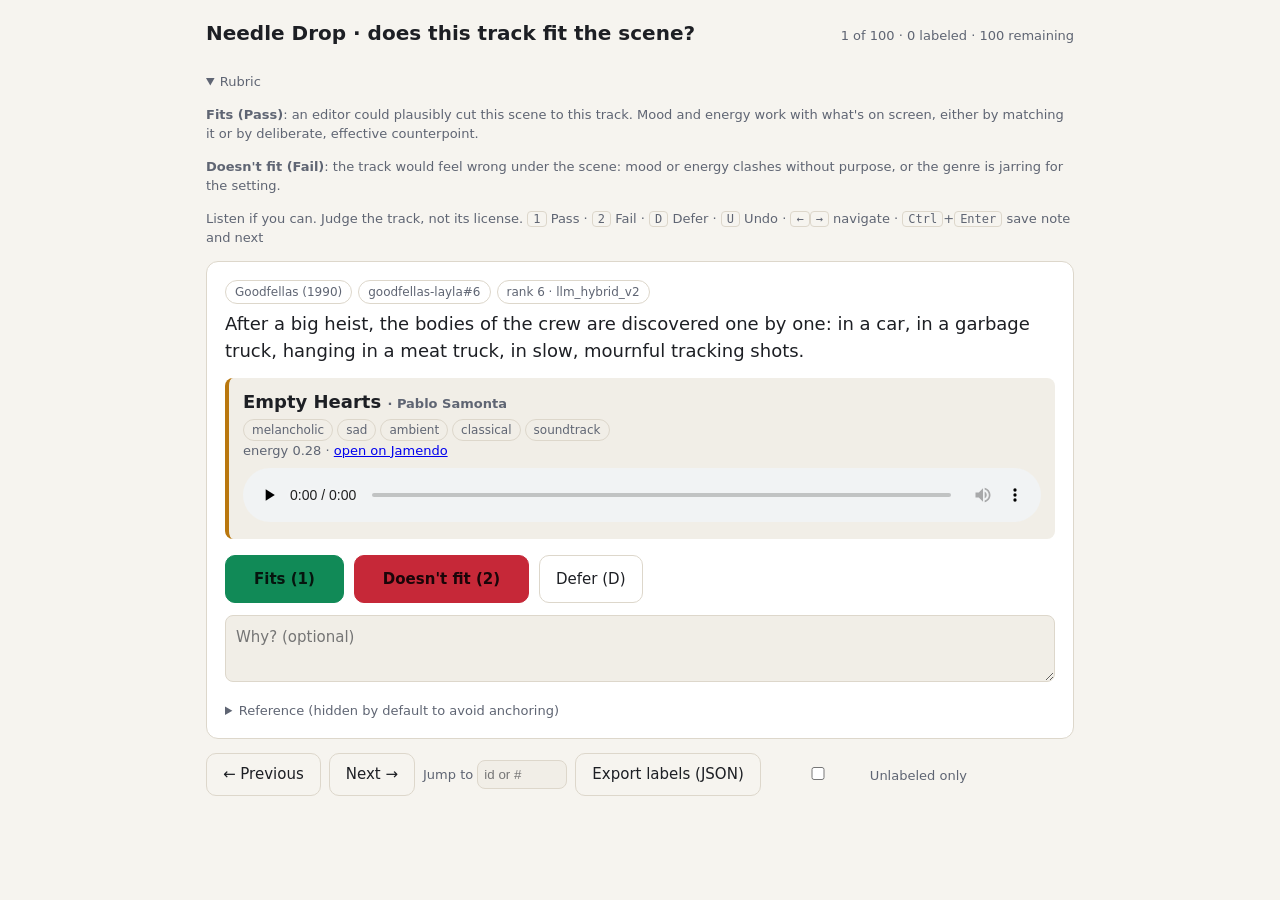
<file: web/review.html>
<!doctype html>
<html lang="en">
<head>
<meta charset="utf-8">
<meta name="viewport" content="width=device-width, initial-scale=1">
<title>Needle Drop Review</title>
<meta name="description" content="Label whether each recommended track fits its scene. Labels calibrate the LLM judge.">
<style>
:root{--bg:#0d0f14;--panel:#151922;--panel2:#1b2030;--line:#2a3142;--text:#e8eaf0;--muted:#9aa3b5;--accent:#f5b642;--ok:#3ecf8e;--bad:#ff5c6c;--warn:#f5b642}
@media (prefers-color-scheme: light){:root:not([data-theme="dark"]){--bg:#f6f4ef;--panel:#fff;--panel2:#f1eee7;--line:#ddd7cb;--text:#1d1f24;--muted:#5f6573;--accent:#b9770e;--ok:#118a57;--bad:#c62838;--warn:#a86b00}}
*{box-sizing:border-box}body{margin:0;background:var(--bg);color:var(--text);font:15px/1.5 ui-sans-serif,system-ui,sans-serif}
header{max-width:900px;margin:0 auto;padding:18px 16px 4px;display:flex;justify-content:space-between;align-items:baseline;gap:12px;flex-wrap:wrap}
h1{font-size:20px;margin:0}.muted{color:var(--muted);font-size:13px}
main{max-width:900px;margin:0 auto;padding:8px 16px 40px}
.card{background:var(--panel);border:1px solid var(--line);border-radius:12px;padding:18px;margin-top:10px}
.badge{display:inline-block;font-size:12px;padding:2px 9px;border-radius:99px;border:1px solid var(--line);color:var(--muted);margin-right:6px}
.scene{font-size:18px;margin:6px 0 4px}
.track{border-left:4px solid var(--accent);padding:10px 14px;background:var(--panel2);border-radius:8px;margin-top:14px}
.track .t{font-size:18px;font-weight:600}
.tags span{display:inline-block;font-size:12px;padding:1px 8px;border:1px solid var(--line);border-radius:99px;margin:4px 4px 0 0;color:var(--muted)}
.tags span.hit{border-color:var(--accent);color:var(--text)}
.actions{display:flex;gap:10px;margin-top:16px;flex-wrap:wrap}
button{font:inherit;cursor:pointer;border-radius:10px;border:1px solid var(--line);background:transparent;color:var(--text);padding:9px 16px}
.pass{background:var(--ok);border-color:var(--ok);color:#06150e;font-weight:700;padding:12px 28px}
.fail{background:var(--bad);border-color:var(--bad);color:#1a0508;font-weight:700;padding:12px 28px}
.on{outline:3px solid var(--accent);outline-offset:2px}
textarea{width:100%;margin-top:12px;background:var(--panel2);color:var(--text);border:1px solid var(--line);border-radius:8px;padding:10px;font:inherit}
details{margin-top:12px;font-size:13px;color:var(--muted)}
.nav{display:flex;gap:8px;align-items:center;margin-top:14px;flex-wrap:wrap}
.nav input{width:90px;background:var(--panel2);color:var(--text);border:1px solid var(--line);border-radius:8px;padding:6px}
kbd{border:1px solid var(--line);border-radius:4px;padding:0 5px;font-size:12px}
.rubric{font-size:13px;color:var(--muted)}
</style>
</head>
<body>
<header>
  <h1>Needle Drop · does this track fit the scene?</h1>
  <span class="muted" id="progress"></span>
</header>
<main>
  <details class="rubric" open><summary>Rubric</summary>
    <p><b>Fits (Pass)</b>: an editor could plausibly cut this scene to this track. Mood and energy work with what's on screen, either by matching it or by deliberate, effective counterpoint.</p>
    <p><b>Doesn't fit (Fail)</b>: the track would feel wrong under the scene: mood or energy clashes without purpose, or the genre is jarring for the setting.</p>
    <p>Listen if you can. Judge the track, not its license. <kbd>1</kbd> Pass · <kbd>2</kbd> Fail · <kbd>D</kbd> Defer · <kbd>U</kbd> Undo · <kbd>←</kbd><kbd>→</kbd> navigate · <kbd>Ctrl</kbd>+<kbd>Enter</kbd> save note and next</p>
  </details>
  <div class="card" id="card"></div>
  <div class="nav">
    <button id="prev">← Previous</button><button id="next">Next →</button>
    <label class="muted">Jump to <input id="jump" placeholder="id or #"></label>
    <button id="export">Export labels (JSON)</button>
    <label class="muted"><input type="checkbox" id="unlabeled"> Unlabeled only</label>
  </div>
</main>
<script>
const KEY = 'needle-review-labels-v1';
let items = [], i = 0, labels = {}, history = [];
try { labels = JSON.parse(localStorage.getItem(KEY) || '{}'); } catch (e) {}
const save = () => { try { localStorage.setItem(KEY, JSON.stringify(labels)); } catch (e) {} };
const esc = s => String(s ?? '').replace(/[&<>"']/g, c => ({'&':'&amp;','<':'&lt;','>':'&gt;','"':'&quot;',"'":'&#39;'}[c]));
fetch(new URLSearchParams(location.search).get('src') || 'static/review_set.json').then(r => r.json()).then(d => { items = d; show(); });

function show() {
  if (!items.length) return;
  const it = items[i], lab = labels[it.pair_id] || {};
  const done = items.filter(x => labels[x.pair_id] && labels[x.pair_id].label).length;
  document.getElementById('progress').textContent = `${i + 1} of ${items.length} · ${done} labeled · ${items.length - done} remaining`;
  document.getElementById('card').innerHTML = `
    <span class="badge">${esc(it.film)} (${esc(it.year)})</span><span class="badge">${esc(it.pair_id)}</span><span class="badge">rank ${it.rank} · ${esc(it.variant)}</span>
    <p class="scene">${esc(it.scene)}</p>
    <div class="track"><div class="t">${esc(it.title)} <span class="muted">· ${esc(it.artist)}</span></div>
      <div class="tags">${it.moods.map(m => `<span>${esc(m)}</span>`).join('')}${it.genres.map(g => `<span>${esc(g)}</span>`).join('')}${it.instruments.map(g => `<span>${esc(g)}</span>`).join('')}</div>
      <div class="muted">energy ${it.energy.toFixed(2)} · <a href="${esc(it.page_url)}" target="_blank" rel="noopener">open on Jamendo</a></div>
      <audio controls preload="none" src="${esc(it.audio_url)}" style="width:100%;margin-top:8px"></audio></div>
    <div class="actions">
      <button class="pass ${lab.label === 'Pass' ? 'on' : ''}" id="bp">Fits (1)</button>
      <button class="fail ${lab.label === 'Fail' ? 'on' : ''}" id="bf">Doesn't fit (2)</button>
      <button id="bd" class="${lab.label === 'Defer' ? 'on' : ''}">Defer (D)</button></div>
    <textarea id="note" rows="2" placeholder="Why? (optional)">${esc(lab.note || '')}</textarea>
    <details><summary>Reference (hidden by default to avoid anchoring)</summary>
      <p>Original needle drop: <b>${esc(it.song)}</b> by ${esc(it.song_artist)}</p>
      <p>Pipeline brief: ${esc((it.brief_moods || []).join(', '))} · ${esc((it.brief_genres || []).join(', '))} · energy ${(it.brief_energy ?? 0).toFixed(2)}</p></details>`;
  document.getElementById('bp').onclick = () => mark('Pass');
  document.getElementById('bf').onclick = () => mark('Fail');
  document.getElementById('bd').onclick = () => mark('Defer');
  document.getElementById('note').oninput = e => { labels[it.pair_id] = {...(labels[it.pair_id] || {}), note: e.target.value, t: Date.now()}; save(); };
}
function mark(label) {
  const it = items[i];
  history.push([it.pair_id, labels[it.pair_id] ? {...labels[it.pair_id]} : null]);
  labels[it.pair_id] = {...(labels[it.pair_id] || {}), label, note: document.getElementById('note').value, t: Date.now()};
  save(); move(1);
}
function move(d) {
  const only = document.getElementById('unlabeled').checked;
  let j = i;
  for (let n = 0; n < items.length; n++) { j = Math.min(items.length - 1, Math.max(0, j + d));
    if (!only || !(labels[items[j].pair_id] || {}).label) break; }
  i = j; show();
}
function undo() { const h = history.pop(); if (!h) return; if (h[1]) labels[h[0]] = h[1]; else delete labels[h[0]]; save();
  i = items.findIndex(x => x.pair_id === h[0]); show(); }
document.getElementById('prev').onclick = () => move(-1);
document.getElementById('next').onclick = () => move(1);
document.getElementById('jump').onchange = e => { const v = e.target.value.trim(); const n = /^\d+$/.test(v) ? +v - 1 : items.findIndex(x => x.pair_id === v); if (n >= 0 && n < items.length) { i = n; show(); } };
document.getElementById('export').onclick = () => {
  const out = items.map(x => ({pair_id: x.pair_id, ...(labels[x.pair_id] || {})})).filter(x => x.label);
  const a = document.createElement('a'); a.href = URL.createObjectURL(new Blob([JSON.stringify(out, null, 1)], {type: 'application/json'}));
  a.download = 'needle-labels.json'; a.click();
};
document.addEventListener('keydown', e => {
  if (e.target.tagName === 'TEXTAREA') { if (e.key === 'Enter' && (e.ctrlKey || e.metaKey)) { e.preventDefault(); move(1); } return; }
  if (e.target.tagName === 'INPUT') return;
  if (e.key === '1') mark('Pass'); else if (e.key === '2') mark('Fail'); else if (e.key.toLowerCase() === 'd') mark('Defer');
  else if (e.key.toLowerCase() === 'u') undo(); else if (e.key === 'ArrowRight') move(1); else if (e.key === 'ArrowLeft') move(-1);
});
</script>
</body>
</html>
</file>
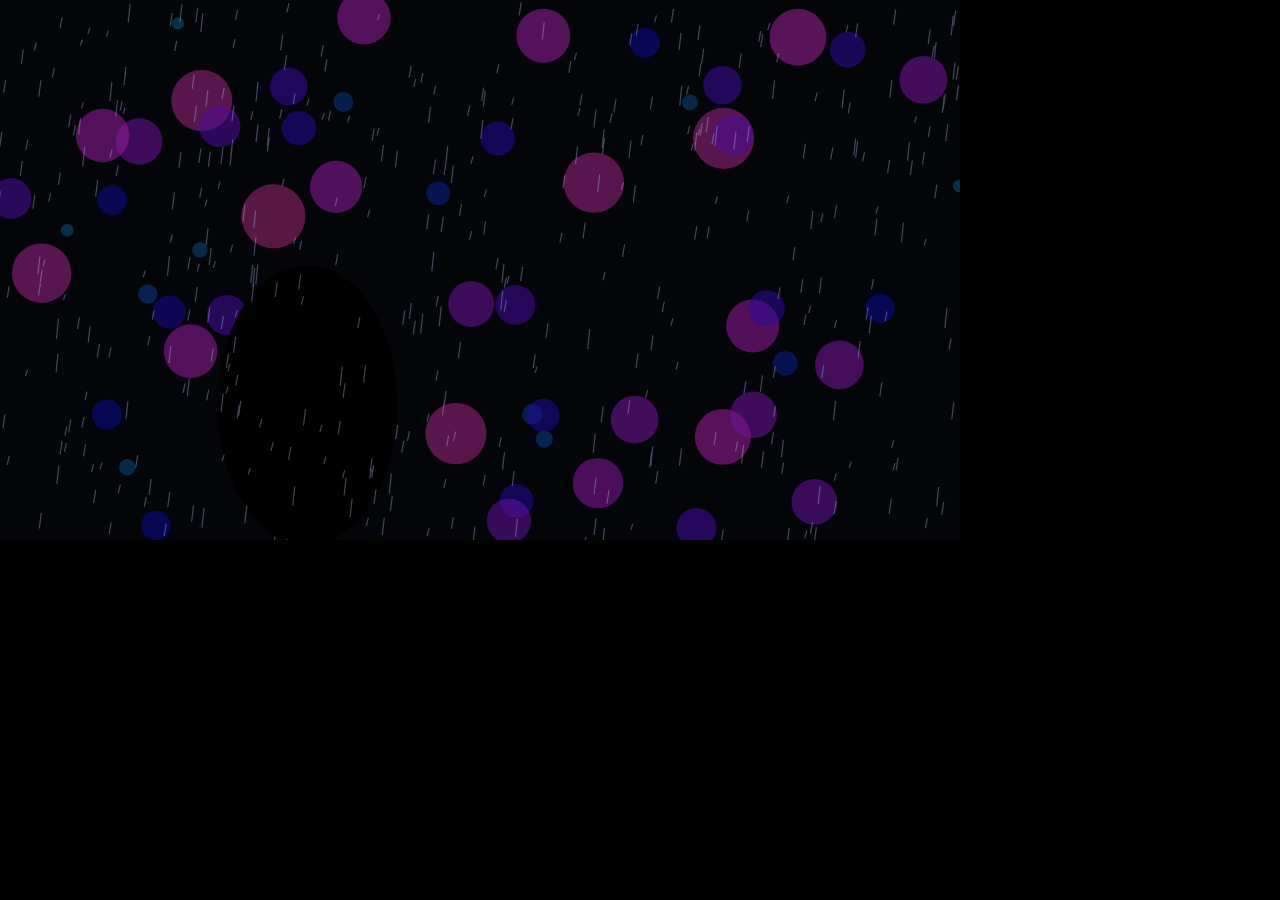
<file: scripts/democlip/scene.html>
<!doctype html>
<html><head><meta charset="utf-8"><style>html,body{margin:0;background:#000;overflow:hidden}canvas{display:block}</style></head>
<body><canvas id="c" width="960" height="540"></canvas>
<script>
// Procedural 30-second test clips for Needle Drop (no stock footage needed).
// ?scene=chase : night pursuit, rapid cuts, cold neon, rain.
// ?scene=dawn  : quiet sunrise over water, long takes, warm palette.
const scene = new URLSearchParams(location.search).get('scene') || 'chase';
const c = document.getElementById('c'), g = c.getContext('2d');
const W = c.width, H = c.height;
let rnd = (s => () => (s = (s * 16807) % 2147483647) / 2147483647)(42);
const drops = Array.from({length: 400}, () => [rnd() * W, rnd() * H, 6 + rnd() * 14]);
const lights = Array.from({length: 60}, () => [rnd(), rnd(), rnd()]);

const chaseShots = [ // [start, kind]
  [0, 'window'], [3.2, 'road'], [5.4, 'alley'], [7.1, 'road'], [8.6, 'sirens'], [10.2, 'alley'],
  [11.6, 'road'], [13.0, 'window'], [15.5, 'sirens'], [17.0, 'road'], [18.2, 'alley'], [19.5, 'sirens'],
  [20.6, 'road'], [22.0, 'alley'], [23.4, 'sirens'], [24.6, 'road'], [26.0, 'window'], [30, 'end']];
const dawnShots = [[0, 'horizon'], [11, 'water'], [21, 'figure'], [30, 'end']];

function rain(t, speed, alpha) {
  g.strokeStyle = `rgba(180,200,255,${alpha})`; g.lineWidth = 1.2; g.beginPath();
  for (const d of drops) { const y = (d[1] + t * speed * 60) % H; g.moveTo(d[0], y); g.lineTo(d[0] - 2, y + d[2]); }
  g.stroke();
}
function draw(t) {
  const shots = scene === 'chase' ? chaseShots : dawnShots;
  let kind = shots[0][1], t0 = 0;
  for (const [s, k] of shots) if (t >= s) { kind = k; t0 = s; }
  const lt = t - t0;
  if (kind === 'window') {
    g.fillStyle = '#05070d'; g.fillRect(0, 0, W, H);
    for (const [x, y, z] of lights) { g.fillStyle = `hsla(${200 + z * 120},90%,${40 + z * 20}%,0.55)`;
      g.beginPath(); g.arc(x * W, y * H, 6 + z * 26, 0, 7); g.fill(); }
    g.fillStyle = 'rgba(0,0,0,0.35)'; g.fillRect(0, 0, W, H);
    g.fillStyle = '#000'; g.beginPath(); g.ellipse(W * 0.32, H * 0.75, 90, 140, 0, 0, 7); g.fill();
    rain(t, 4, 0.35);
  } else if (kind === 'road') {
    const grd = g.createLinearGradient(0, 0, 0, H); grd.addColorStop(0, '#02030a'); grd.addColorStop(1, '#0c1630');
    g.fillStyle = grd; g.fillRect(0, 0, W, H);
    for (let i = 0; i < 40; i++) { const z = ((i / 40 + lt * 1.8) % 1); const s = z * z;
      g.strokeStyle = i % 3 ? `rgba(255,40,60,${s})` : `rgba(255,255,230,${s})`; g.lineWidth = 2 + s * 10;
      g.beginPath(); g.moveTo(W / 2 + (i % 2 ? -1 : 1) * s * W * 0.6, H * 0.45 + s * H * 0.5);
      g.lineTo(W / 2 + (i % 2 ? -1 : 1) * s * W * 0.75, H * 0.45 + s * H * 0.55); g.stroke(); }
    rain(t, 9, 0.25);
  } else if (kind === 'alley') {
    g.fillStyle = '#07040c'; g.fillRect(0, 0, W, H);
    ['#ff2bd6', '#2bf3ff', '#ffe02b'].forEach((col, i) => { g.shadowBlur = 30; g.shadowColor = col; g.fillStyle = col;
      g.globalAlpha = 0.6 + 0.4 * Math.sin(t * 9 + i); g.fillRect(120 + i * 260, 80 + i * 30, 160, 26); });
    g.globalAlpha = 1; g.shadowBlur = 0;
    const x = (lt * 520) % (W + 200) - 100; g.fillStyle = '#000';
    g.beginPath(); g.ellipse(x, H * 0.7, 40, 110, Math.sin(t * 14) * 0.15, 0, 7); g.fill();
    rain(t, 6, 0.3);
  } else if (kind === 'sirens') {
    const on = Math.floor(t * 6) % 2; g.fillStyle = on ? '#1b0208' : '#020a1f'; g.fillRect(0, 0, W, H);
    const grd = g.createRadialGradient(on ? W * 0.3 : W * 0.7, H * 0.4, 10, W / 2, H / 2, W * 0.7);
    grd.addColorStop(0, on ? 'rgba(255,0,40,0.9)' : 'rgba(0,80,255,0.9)'); grd.addColorStop(1, 'rgba(0,0,0,0)');
    g.fillStyle = grd; g.fillRect(0, 0, W, H); rain(t, 8, 0.3);
  } else if (kind === 'horizon' || kind === 'water' || kind === 'figure') {
    const k = Math.min(1, t / 30);
    const grd = g.createLinearGradient(0, 0, 0, H);
    grd.addColorStop(0, `hsl(${25 + k * 15},70%,${55 + k * 15}%)`); grd.addColorStop(0.55, `hsl(35,90%,${70 + k * 10}%)`);
    grd.addColorStop(0.56, '#c58a5a'); grd.addColorStop(1, '#5a3b2e'); g.fillStyle = grd; g.fillRect(0, 0, W, H);
    g.fillStyle = 'rgba(255,240,200,0.95)'; g.beginPath(); g.arc(W / 2, H * 0.55 - k * 90, 60, 0, 7); g.fill();
    for (let i = 0; i < 18; i++) { g.strokeStyle = 'rgba(255,230,190,0.35)'; g.lineWidth = 2;
      const y = H * 0.6 + i * 12, off = Math.sin(t * 0.8 + i) * 20; g.beginPath(); g.moveTo(W / 2 - 160 + off, y); g.lineTo(W / 2 + 160 + off, y); g.stroke(); }
    if (kind === 'figure') { g.fillStyle = '#2a1a14'; g.beginPath(); g.ellipse(W * 0.25 + lt * 6, H * 0.6, 18, 60, 0, 0, 7); g.fill(); }
    if (kind === 'water') { g.fillStyle = 'rgba(60,40,30,0.8)'; g.fillRect(0, H * 0.82, W, H * 0.18); }
  } else { g.fillStyle = '#000'; g.fillRect(0, 0, W, H); }
}
let start = null;
function loop(ts) { if (start === null) start = ts; draw((ts - start) / 1000); requestAnimationFrame(loop); }
requestAnimationFrame(loop);
</script></body></html>
</file>
